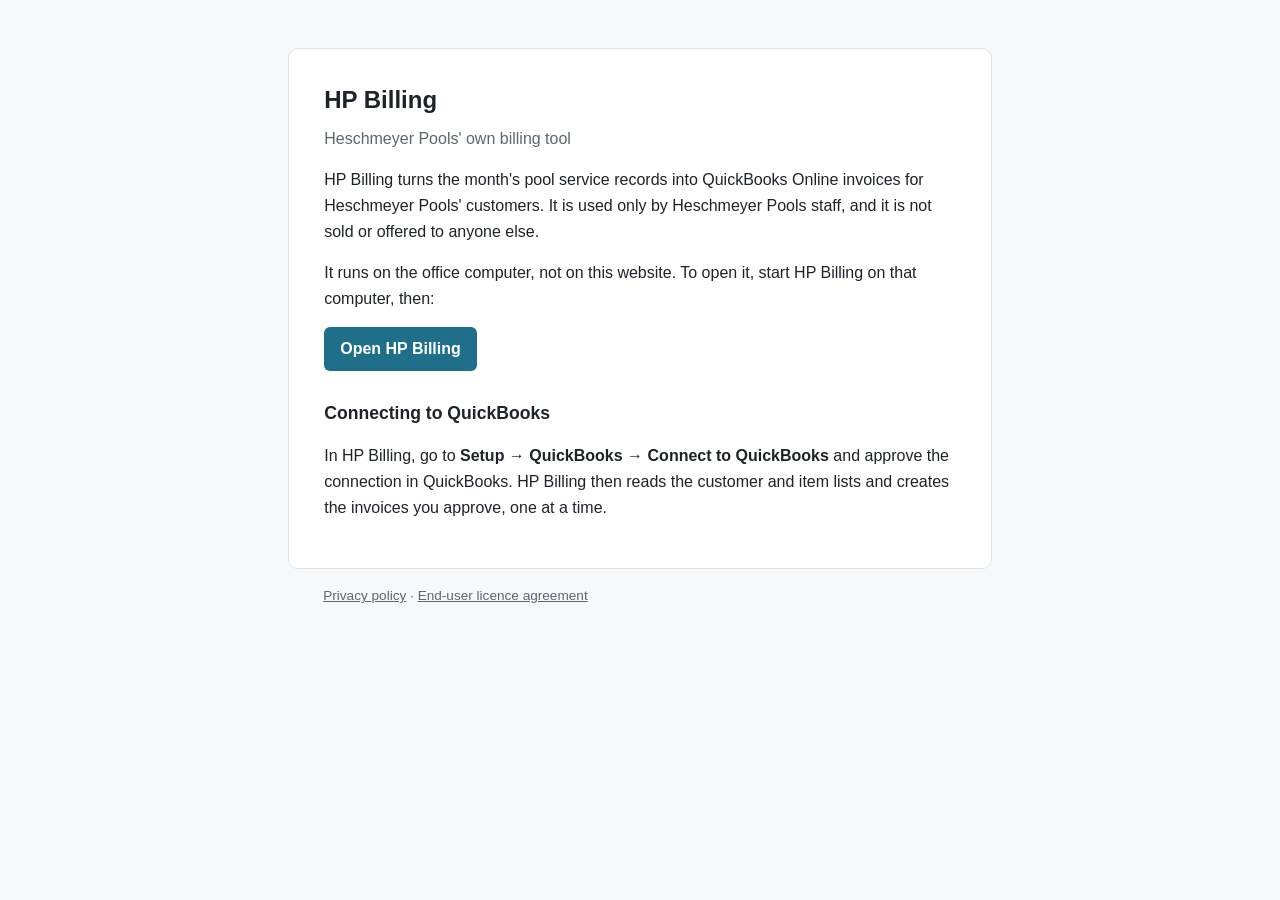
<file: index.html>
<!doctype html>
<html lang="en">
<head>
<meta charset="utf-8">
<meta name="viewport" content="width=device-width, initial-scale=1">
<title>HP Billing — Heschmeyer Pools</title>
<link rel="stylesheet" href="style.css">
</head>
<body>
<main>
  <h1>HP Billing</h1>
  <p class="sub">Heschmeyer Pools' own billing tool</p>

  <p>HP Billing turns the month's pool service records into QuickBooks Online invoices for
    Heschmeyer Pools' customers. It is used only by Heschmeyer Pools staff, and it is not sold
    or offered to anyone else.</p>

  <p>It runs on the office computer, not on this website. To open it, start HP Billing on that
    computer, then:</p>
  <p><a class="button" href="http://localhost:8788">Open HP Billing</a></p>

  <h2>Connecting to QuickBooks</h2>
  <p>In HP Billing, go to <b>Setup → QuickBooks → Connect to QuickBooks</b> and approve the
    connection in QuickBooks. HP Billing then reads the customer and item lists and creates the
    invoices you approve, one at a time.</p>
</main>
<footer>
  <a href="privacy.html">Privacy policy</a> · <a href="terms.html">End-user licence agreement</a>
</footer>
</body>
</html>
</file>
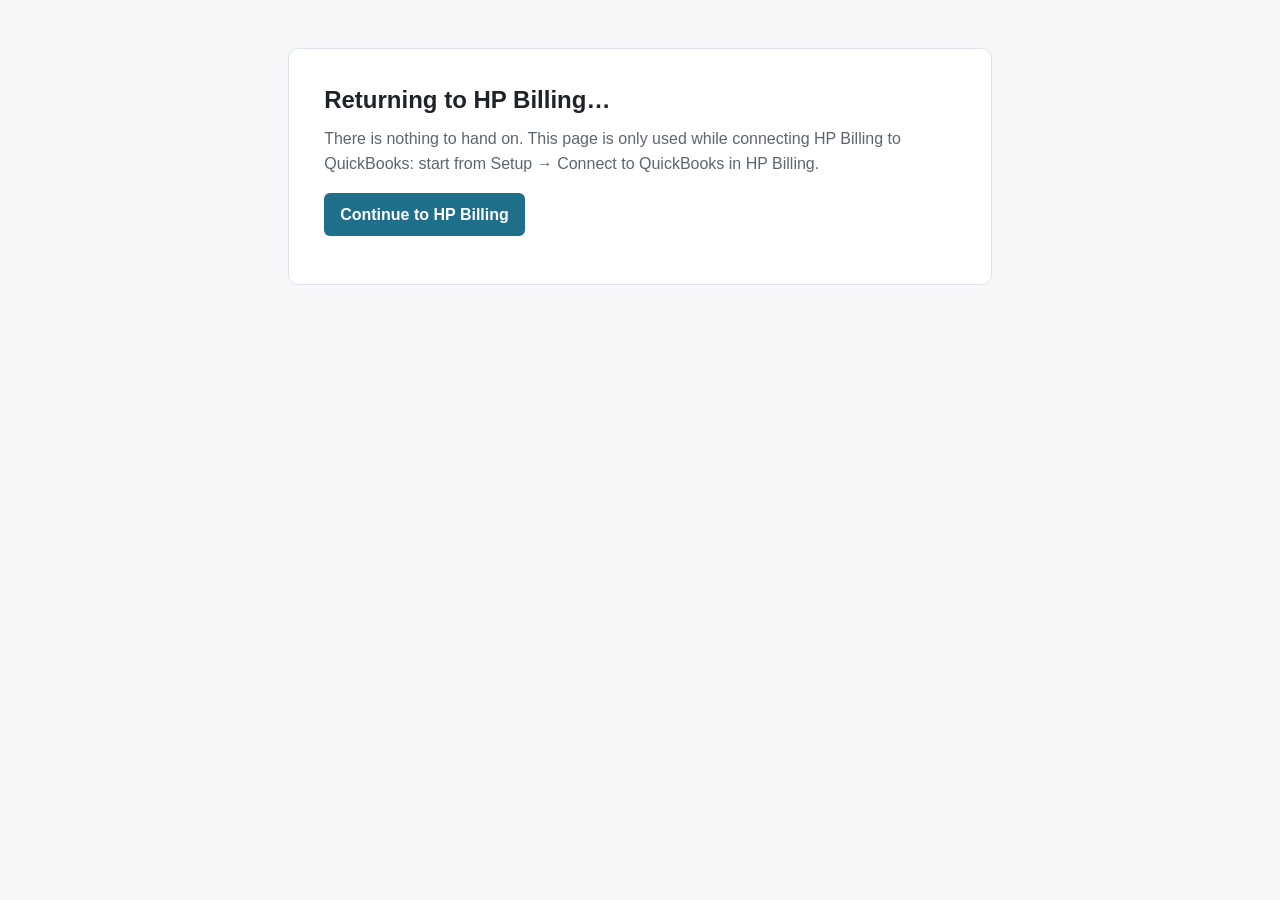
<file: callback.html>
<!doctype html>
<html lang="en">
<head>
<meta charset="utf-8">
<meta name="viewport" content="width=device-width, initial-scale=1">
<!-- The one-time code in this page's address must not travel anywhere as a referrer. -->
<meta name="referrer" content="no-referrer">
<meta name="robots" content="noindex">
<title>Returning to HP Billing…</title>
<link rel="stylesheet" href="style.css">
</head>
<body>
<main>
  <h1>Returning to HP Billing…</h1>
  <p id="msg" class="sub">Handing QuickBooks' answer to HP Billing on this computer.</p>
  <p><a id="go" class="button" href="#" hidden>Continue to HP Billing</a></p>
</main>
<script>
/*
 * QuickBooks sends the browser here after "Connect" is approved in HP Billing,
 * with a one-time code in the address. QuickBooks' live (production) service
 * will only send it to an https:// page, and HP Billing runs on this computer
 * at http://localhost:8788 - so this page's whole job is to pass the address
 * straight on to HP Billing, in this same browser.
 *
 * It sends nothing to any server, stores nothing, and loads nothing from
 * anywhere else. The code is useless on its own: it works once, expires within
 * minutes, and needs HP Billing's secret key, which never leaves the office
 * computer. HP Billing also checks that the answer is for the request it made.
 */
(function () {
  var APP = 'http://localhost:8788/api/qbo/callback';
  var query = window.location.search;
  var p = new URLSearchParams(query);
  var msg = document.getElementById('msg');
  var go = document.getElementById('go');

  if (!p.get('state') || !(p.get('code') || p.get('error'))) {
    msg.textContent = 'There is nothing to hand on. This page is only used while connecting HP Billing ' +
      'to QuickBooks: start from Setup → Connect to QuickBooks in HP Billing.';
    return;
  }
  go.href = APP + query;
  go.hidden = false;
  // replace(), not a link: the code stays out of this browser's history.
  window.location.replace(APP + query);
  setTimeout(function () {
    msg.textContent = 'If HP Billing did not open, make sure it is running on this computer, then press Continue.';
  }, 3000);
})();
</script>
</body>
</html>
</file>
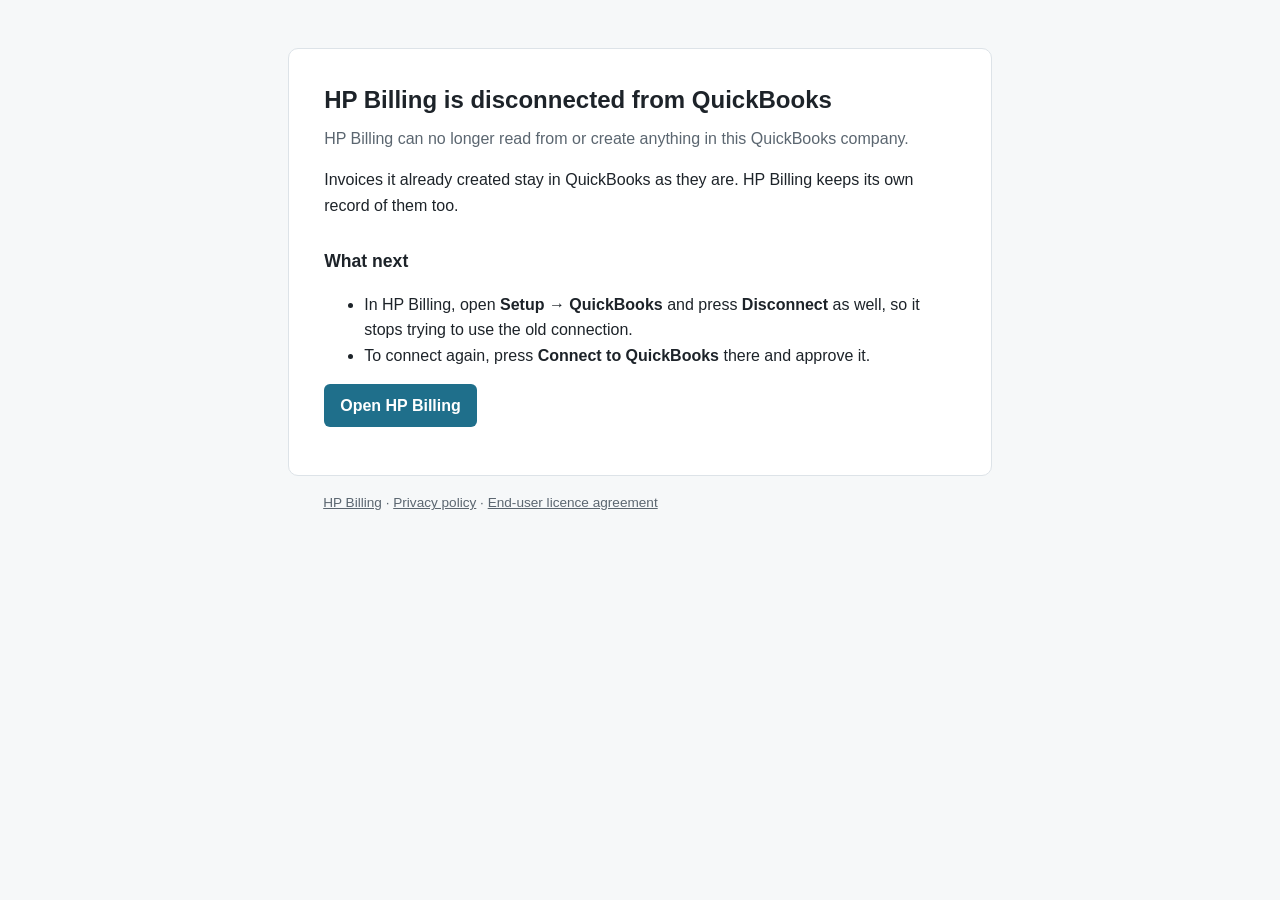
<file: disconnect.html>
<!doctype html>
<html lang="en">
<head>
<meta charset="utf-8">
<meta name="viewport" content="width=device-width, initial-scale=1">
<title>HP Billing is disconnected</title>
<link rel="stylesheet" href="style.css">
</head>
<body>
<main>
  <h1>HP Billing is disconnected from QuickBooks</h1>
  <p class="sub">HP Billing can no longer read from or create anything in this QuickBooks company.</p>

  <p>Invoices it already created stay in QuickBooks as they are. HP Billing keeps its own record of
    them too.</p>

  <h2>What next</h2>
  <ul>
    <li>In HP Billing, open <b>Setup → QuickBooks</b> and press <b>Disconnect</b> as well, so it stops
      trying to use the old connection.</li>
    <li>To connect again, press <b>Connect to QuickBooks</b> there and approve it.</li>
  </ul>
  <p><a class="button" href="http://localhost:8788">Open HP Billing</a></p>
</main>
<footer>
  <a href="index.html">HP Billing</a> · <a href="privacy.html">Privacy policy</a> · <a href="terms.html">End-user licence agreement</a>
</footer>
</body>
</html>
</file>
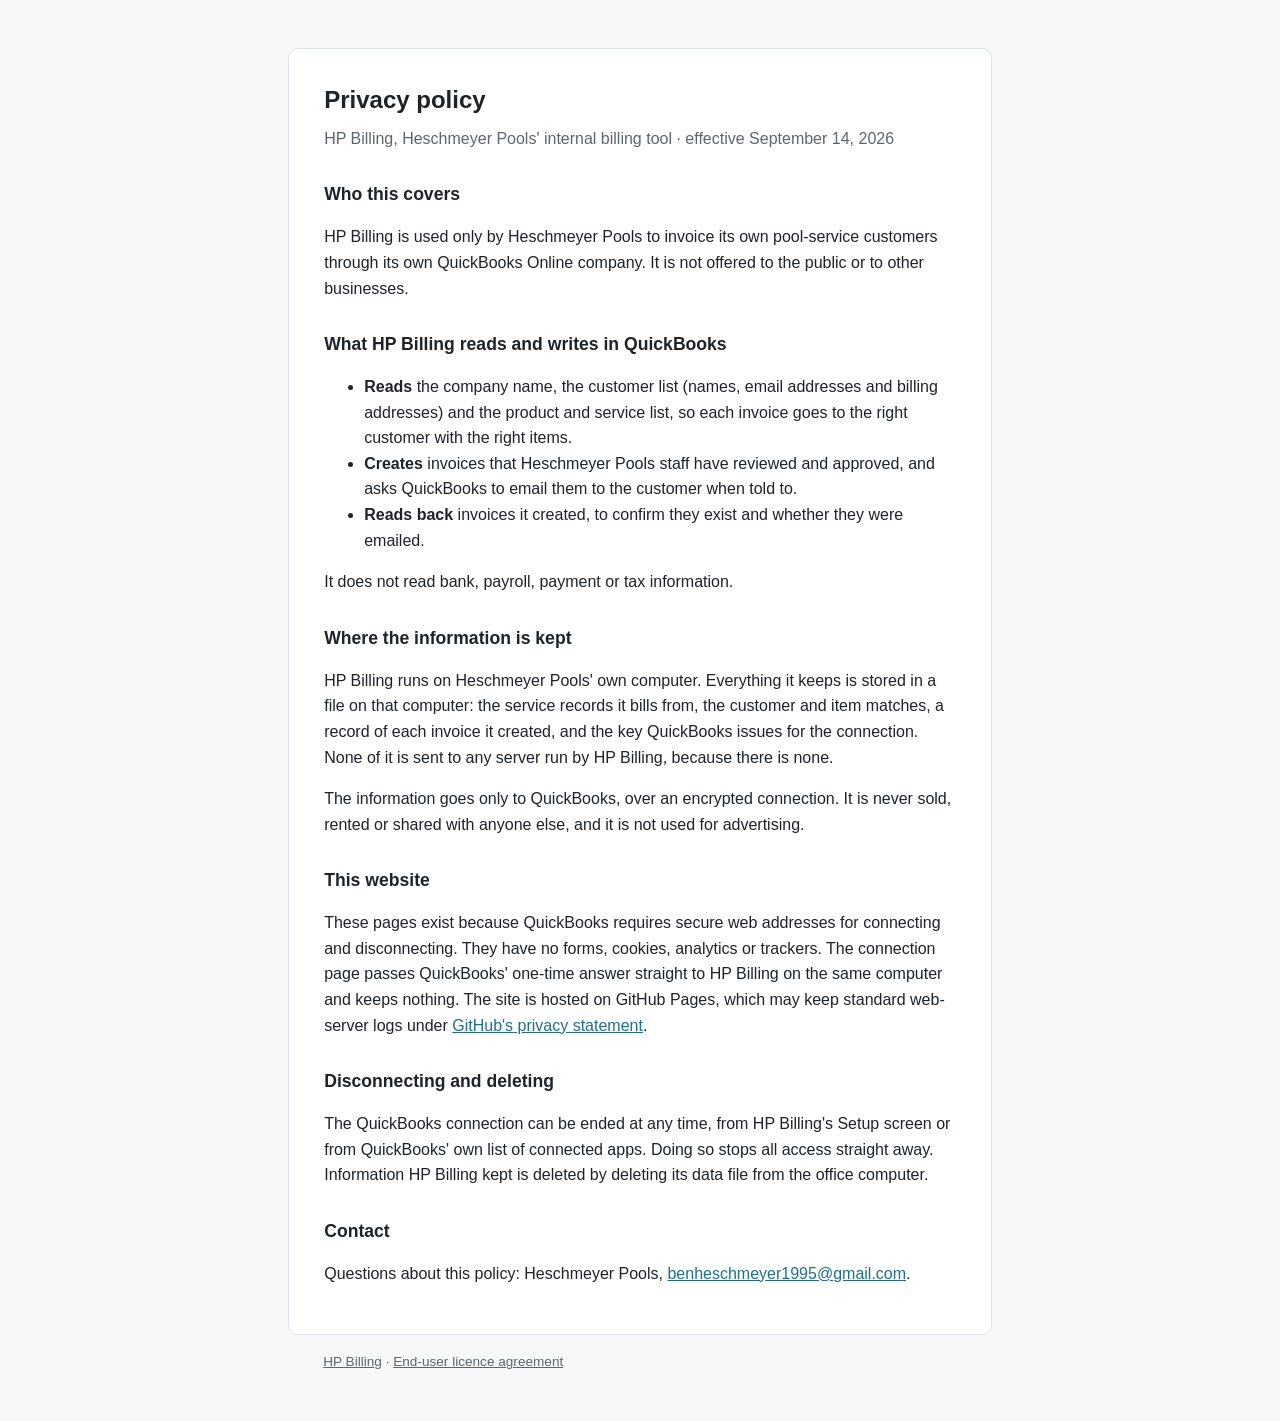
<file: privacy.html>
<!doctype html>
<html lang="en">
<head>
<meta charset="utf-8">
<meta name="viewport" content="width=device-width, initial-scale=1">
<title>Privacy policy — HP Billing</title>
<link rel="stylesheet" href="style.css">
</head>
<body>
<main>
  <h1>Privacy policy</h1>
  <p class="sub">HP Billing, Heschmeyer Pools' internal billing tool · effective September 14, 2026</p>

  <h2>Who this covers</h2>
  <p>HP Billing is used only by Heschmeyer Pools to invoice its own pool-service customers through
    its own QuickBooks Online company. It is not offered to the public or to other businesses.</p>

  <h2>What HP Billing reads and writes in QuickBooks</h2>
  <ul>
    <li><b>Reads</b> the company name, the customer list (names, email addresses and billing
      addresses) and the product and service list, so each invoice goes to the right customer with
      the right items.</li>
    <li><b>Creates</b> invoices that Heschmeyer Pools staff have reviewed and approved, and asks
      QuickBooks to email them to the customer when told to.</li>
    <li><b>Reads back</b> invoices it created, to confirm they exist and whether they were
      emailed.</li>
  </ul>
  <p>It does not read bank, payroll, payment or tax information.</p>

  <h2>Where the information is kept</h2>
  <p>HP Billing runs on Heschmeyer Pools' own computer. Everything it keeps is stored in a file on
    that computer: the service records it bills from, the customer and item matches, a record of
    each invoice it created, and the key QuickBooks issues for the connection. None of it is sent to
    any server run by HP Billing, because there is none.</p>
  <p>The information goes only to QuickBooks, over an encrypted connection. It is never sold,
    rented or shared with anyone else, and it is not used for advertising.</p>

  <h2>This website</h2>
  <p>These pages exist because QuickBooks requires secure web addresses for connecting and
    disconnecting. They have no forms, cookies, analytics or trackers. The connection page passes
    QuickBooks' one-time answer straight to HP Billing on the same computer and keeps nothing. The
    site is hosted on GitHub Pages, which may keep standard web-server logs under
    <a href="https://docs.github.com/en/site-policy/privacy-policies/github-general-privacy-statement">GitHub's privacy statement</a>.</p>

  <h2>Disconnecting and deleting</h2>
  <p>The QuickBooks connection can be ended at any time, from HP Billing's Setup screen or from
    QuickBooks' own list of connected apps. Doing so stops all access straight away. Information
    HP Billing kept is deleted by deleting its data file from the office computer.</p>

  <h2>Contact</h2>
  <p>Questions about this policy: Heschmeyer Pools, <a href="mailto:benheschmeyer1995@gmail.com">benheschmeyer1995@gmail.com</a>.</p>
</main>
<footer>
  <a href="index.html">HP Billing</a> · <a href="terms.html">End-user licence agreement</a>
</footer>
</body>
</html>
</file>
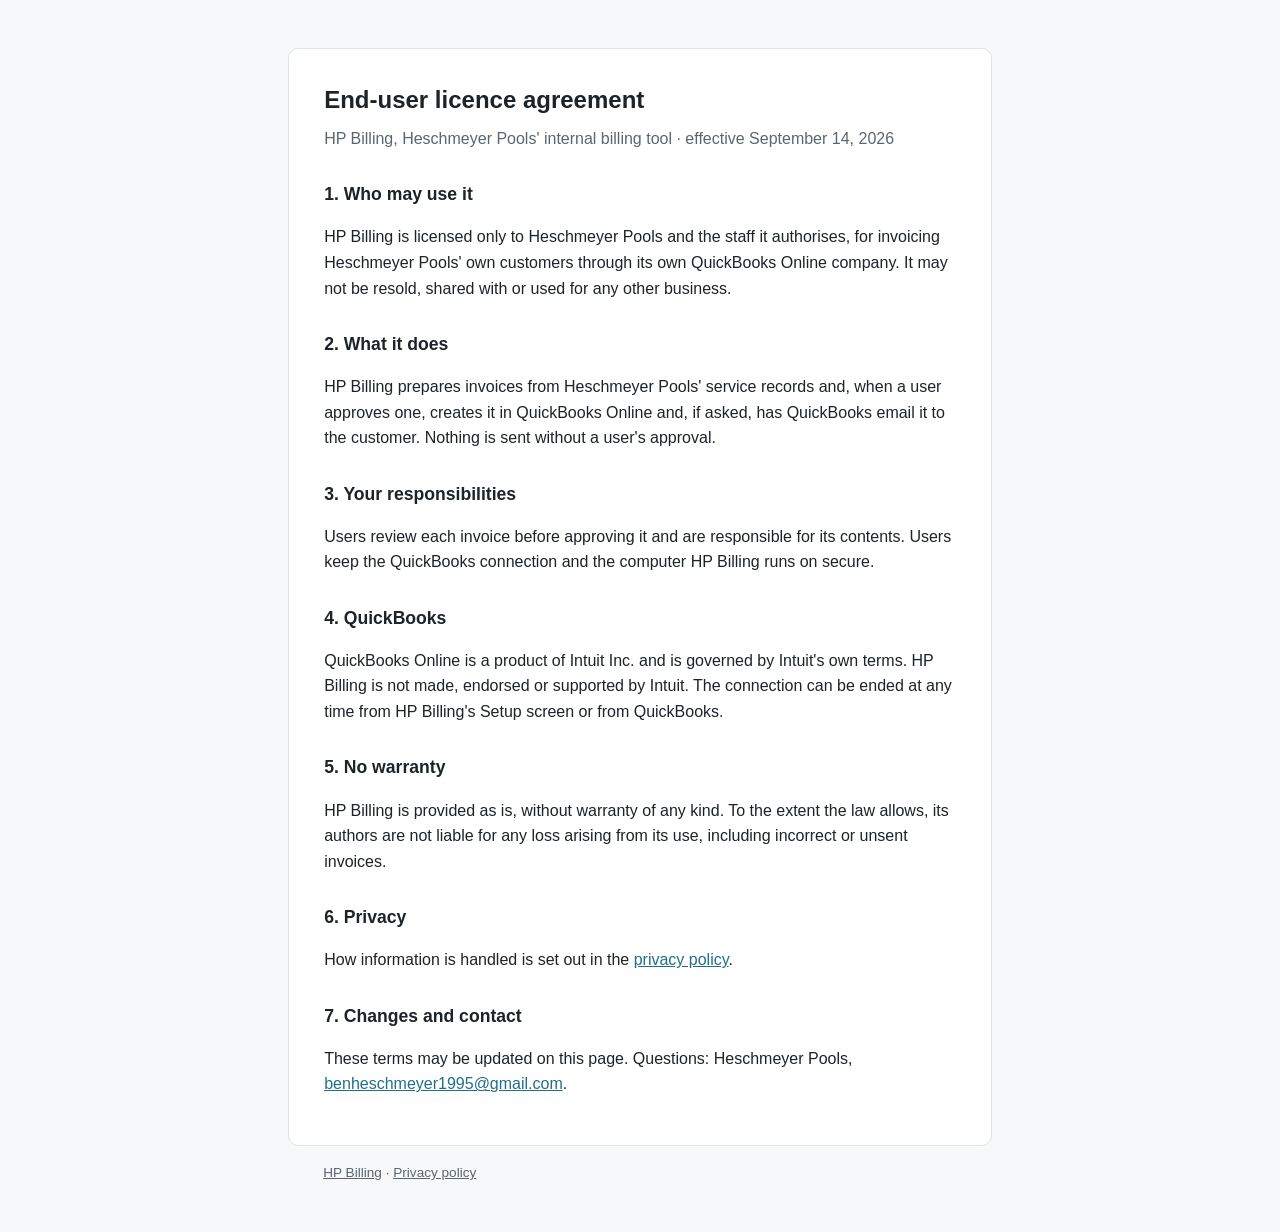
<file: terms.html>
<!doctype html>
<html lang="en">
<head>
<meta charset="utf-8">
<meta name="viewport" content="width=device-width, initial-scale=1">
<title>End-user licence agreement — HP Billing</title>
<link rel="stylesheet" href="style.css">
</head>
<body>
<main>
  <h1>End-user licence agreement</h1>
  <p class="sub">HP Billing, Heschmeyer Pools' internal billing tool · effective September 14, 2026</p>

  <h2>1. Who may use it</h2>
  <p>HP Billing is licensed only to Heschmeyer Pools and the staff it authorises, for invoicing
    Heschmeyer Pools' own customers through its own QuickBooks Online company. It may not be
    resold, shared with or used for any other business.</p>

  <h2>2. What it does</h2>
  <p>HP Billing prepares invoices from Heschmeyer Pools' service records and, when a user approves
    one, creates it in QuickBooks Online and, if asked, has QuickBooks email it to the customer.
    Nothing is sent without a user's approval.</p>

  <h2>3. Your responsibilities</h2>
  <p>Users review each invoice before approving it and are responsible for its contents. Users keep
    the QuickBooks connection and the computer HP Billing runs on secure.</p>

  <h2>4. QuickBooks</h2>
  <p>QuickBooks Online is a product of Intuit Inc. and is governed by Intuit's own terms. HP Billing
    is not made, endorsed or supported by Intuit. The connection can be ended at any time from
    HP Billing's Setup screen or from QuickBooks.</p>

  <h2>5. No warranty</h2>
  <p>HP Billing is provided as is, without warranty of any kind. To the extent the law allows, its
    authors are not liable for any loss arising from its use, including incorrect or unsent
    invoices.</p>

  <h2>6. Privacy</h2>
  <p>How information is handled is set out in the <a href="privacy.html">privacy policy</a>.</p>

  <h2>7. Changes and contact</h2>
  <p>These terms may be updated on this page. Questions: Heschmeyer Pools,
    <a href="mailto:benheschmeyer1995@gmail.com">benheschmeyer1995@gmail.com</a>.</p>
</main>
<footer>
  <a href="index.html">HP Billing</a> · <a href="privacy.html">Privacy policy</a>
</footer>
</body>
</html>
</file>
<file: style.css>
/* HP Billing — the pages QuickBooks points at. Plain on purpose: no fonts,
   scripts or trackers from anywhere else. */
:root { --ink: #1d2329; --dim: #5b6670; --line: #dde3e8; --bg: #f6f8f9; --panel: #fff; --accent: #1f6f8b; }
@media (prefers-color-scheme: dark) {
  :root { --ink: #e6ebef; --dim: #9aa6b0; --line: #2d363d; --bg: #14191d; --panel: #1b2126; --accent: #6cc0dc; }
}
* { box-sizing: border-box; }
body { margin: 0; background: var(--bg); color: var(--ink); font: 16px/1.6 -apple-system, BlinkMacSystemFont, "Segoe UI", Roboto, sans-serif; }
main { max-width: 44rem; margin: 3rem auto; padding: 2rem 2.2rem; background: var(--panel); border: 1px solid var(--line); border-radius: 10px; }
h1 { font-size: 1.5rem; margin: 0 0 .4rem; }
h2 { font-size: 1.1rem; margin: 1.8rem 0 .3rem; }
p, li { color: var(--ink); }
.sub { color: var(--dim); margin-top: 0; }
a { color: var(--accent); }
.button { display: inline-block; padding: .55rem 1rem; border-radius: 6px; background: var(--accent); color: #fff; text-decoration: none; font-weight: 600; }
footer { max-width: 44rem; margin: -2rem auto 3rem; padding: 0 2.2rem; color: var(--dim); font-size: .85rem; }
footer a { color: var(--dim); }
@media (max-width: 40rem) { main { margin: 0; border-radius: 0; border-width: 0 0 1px; padding: 1.5rem 1.2rem; } footer { margin: 1rem auto; } }
</file>
